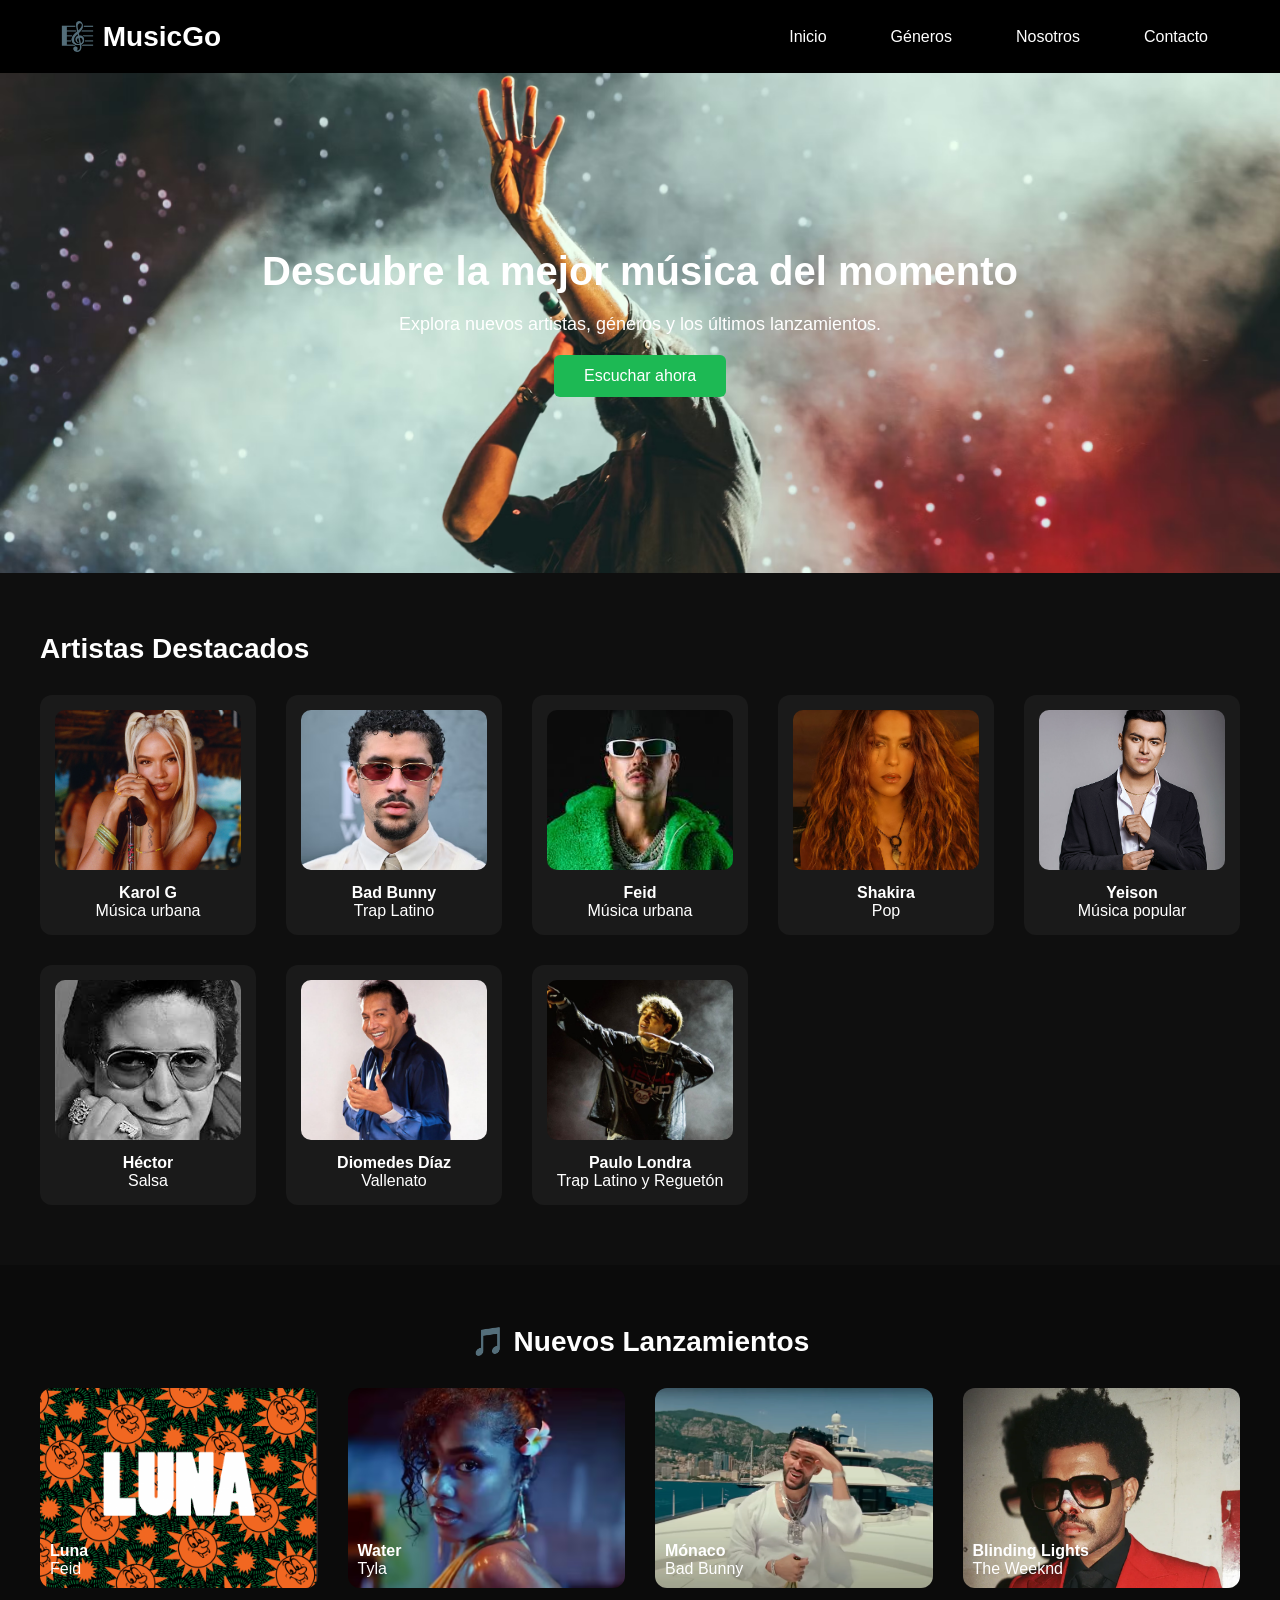
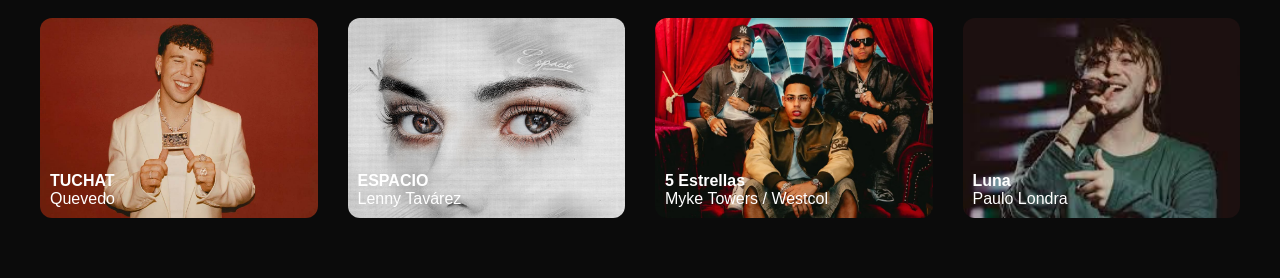
<file: index.html>
<!DOCTYPE html>
<html lang="es">
<head>
    <meta charset="UTF-8">
    <meta name="viewport" content="width=device-width, initial-scale=1.0">
    <link rel="stylesheet" href="css/style.css">
    <title>MusicGo</title>
</head>

<body>

<header>
    <h1>🎼 MusicGo</h1>

    <ul class="nav-links">
        <li><a href="index.html">Inicio</a></li>
        <li><a href="generos.html">Géneros</a></li>
        <li><a href="nosotros.html">Nosotros</a></li>
        <li><a href="contacto.html">Contacto</a></li>
    </ul>
</header>

<section class="hero">
    <h2>Descubre la mejor música del momento</h2>
    <p>Explora nuevos artistas, géneros y los últimos lanzamientos.</p>
    <button>Escuchar ahora</button>
</section>

<section class="artistas">
    <h2>Artistas Destacados</h2>

    <div class="cards" id="cards">

        <div class="card">
            <img src="img/karolg.jpg">
            <h4>Karol G</h4>
            <p>Música urbana</p>
        </div>

        <div class="card">
            <img src="img/badbunny.avif">
            <h4>Bad Bunny</h4>
            <p>Trap Latino</p>
        </div>

        <div class="card">
            <img src="img/feid.jpg">
            <h4>Feid</h4>
            <p>Música urbana</p>
        </div>

        <div class="card">
            <img src="img/shakira.jpg">
            <h4>Shakira</h4>
            <p>Pop</p>
        </div>

        <div class="card">
            <img src="img/yeison.jpg">
            <h4>Yeison</h4>
            <p>Música popular</p>
        </div>

        <div class="card">
            <img src="img/hector.jpg">
            <h4>Héctor</h4>
            <p>Salsa</p>
        </div>

        <div class="card">
            <img src="img/Diomedes Días.jpg">
            <h4>Diomedes Díaz</h4>
            <p>Vallenato</p>
        </div>

        <div class="card">
            <img src="img/paulo.jpg">
            <h4>Paulo Londra</h4>
            <p>Trap Latino y Reguetón</p>
        </div>

    </div>
</section>

<section class="lanzamientos">

<h2 class="titulo-seccion">🎵 Nuevos Lanzamientos</h2>

<div class="lanzamientos-grid">

<div class="lanzamiento-card">
<img src="img/luna.png">

<div class="info">
<h4>Luna</h4>
<p>Feid</p>
</div>

<div class="overlay">
<p><strong>Álbum:</strong> Ferxxocalipsis</p>
<p><strong>Año:</strong> 2023</p>
<p><strong>Duración:</strong> 3:52</p>
<p><strong>Género:</strong> Reggaetón</p>
</div>

<button class="play">▶</button>
</div>


<div class="lanzamiento-card">
<img src="img/water.avif">

<div class="info">
<h4>Water</h4>
<p>Tyla</p>
</div>

<div class="overlay">
<p><strong>Álbum:</strong> Tyla</p>
<p><strong>Año:</strong> 2023</p>
<p><strong>Duración:</strong> 3:20</p>
<p><strong>Género:</strong> Pop / Afrobeat</p>
</div>

<button class="play">▶</button>
</div>


<div class="lanzamiento-card">
<img src="img/monaco.webp">

<div class="info">
<h4>Mónaco</h4>
<p>Bad Bunny</p>
</div>

<div class="overlay">
<p><strong>Álbum:</strong> Nadie Sabe Lo Que Va a Pasar Mañana</p>
<p><strong>Año:</strong> 2023</p>
<p><strong>Duración:</strong> 4:27</p>
<p><strong>Género:</strong> Trap Latino</p>
</div>

<button class="play">▶</button>
</div>


<div class="lanzamiento-card">
<img src="img/BlindingLights.webp">

<div class="info">
<h4>Blinding Lights</h4>
<p>The Weeknd</p>
</div>

<div class="overlay">
<p><strong>Álbum:</strong> After Hours</p>
<p><strong>Año:</strong> 2019</p>
<p><strong>Duración:</strong> 3:20</p>
<p><strong>Género:</strong> Synth Pop</p>
</div>

<button class="play">▶</button>
</div>


<div class="lanzamiento-card">
<img src="img/Quevedo.jpg">

<div class="info">
<h4>TUCHAT</h4>
<p>Quevedo</p>
</div>

<div class="overlay">
<p><strong>Año:</strong> 2024</p>
<p><strong>Duración:</strong> 3:05</p>
<p><strong>Género:</strong> Reggaetón</p>
</div>

<button class="play">▶</button>
</div>


<div class="lanzamiento-card">
<img src="img/espacio.jpg">

<div class="info">
<h4>ESPACIO</h4>
<p>Lenny Tavárez</p>
</div>

<div class="overlay">
<p><strong>Año:</strong> 2023</p>
<p><strong>Duración:</strong> 3:30</p>
<p><strong>Género:</strong> Reggaetón</p>
</div>

<button class="play">▶</button>
</div>


<div class="lanzamiento-card">
<img src="img/5 Estrellas.webp">

<div class="info">
<h4>5 Estrellas</h4>
<p>Myke Towers / Westcol</p>
</div>

<div class="overlay">
<p><strong>Año:</strong> 2024</p>
<p><strong>Duración:</strong> 3:18</p>
<p><strong>Género:</strong> Trap Latino</p>
</div>

<button class="play">▶</button>
</div>


<div class="lanzamiento-card">
<img src="img/luna.jpg">

<div class="info">
<h4>Luna</h4>
<p>Paulo Londra</p>
</div>

<div class="overlay">
<p><strong>Año:</strong> 2022</p>
<p><strong>Duración:</strong> 3:14</p>
<p><strong>Género:</strong> Trap Latino</p>
</div>

<button class="play">▶</button>
</div>

</div>
</section>

</body>
</html>
</file>
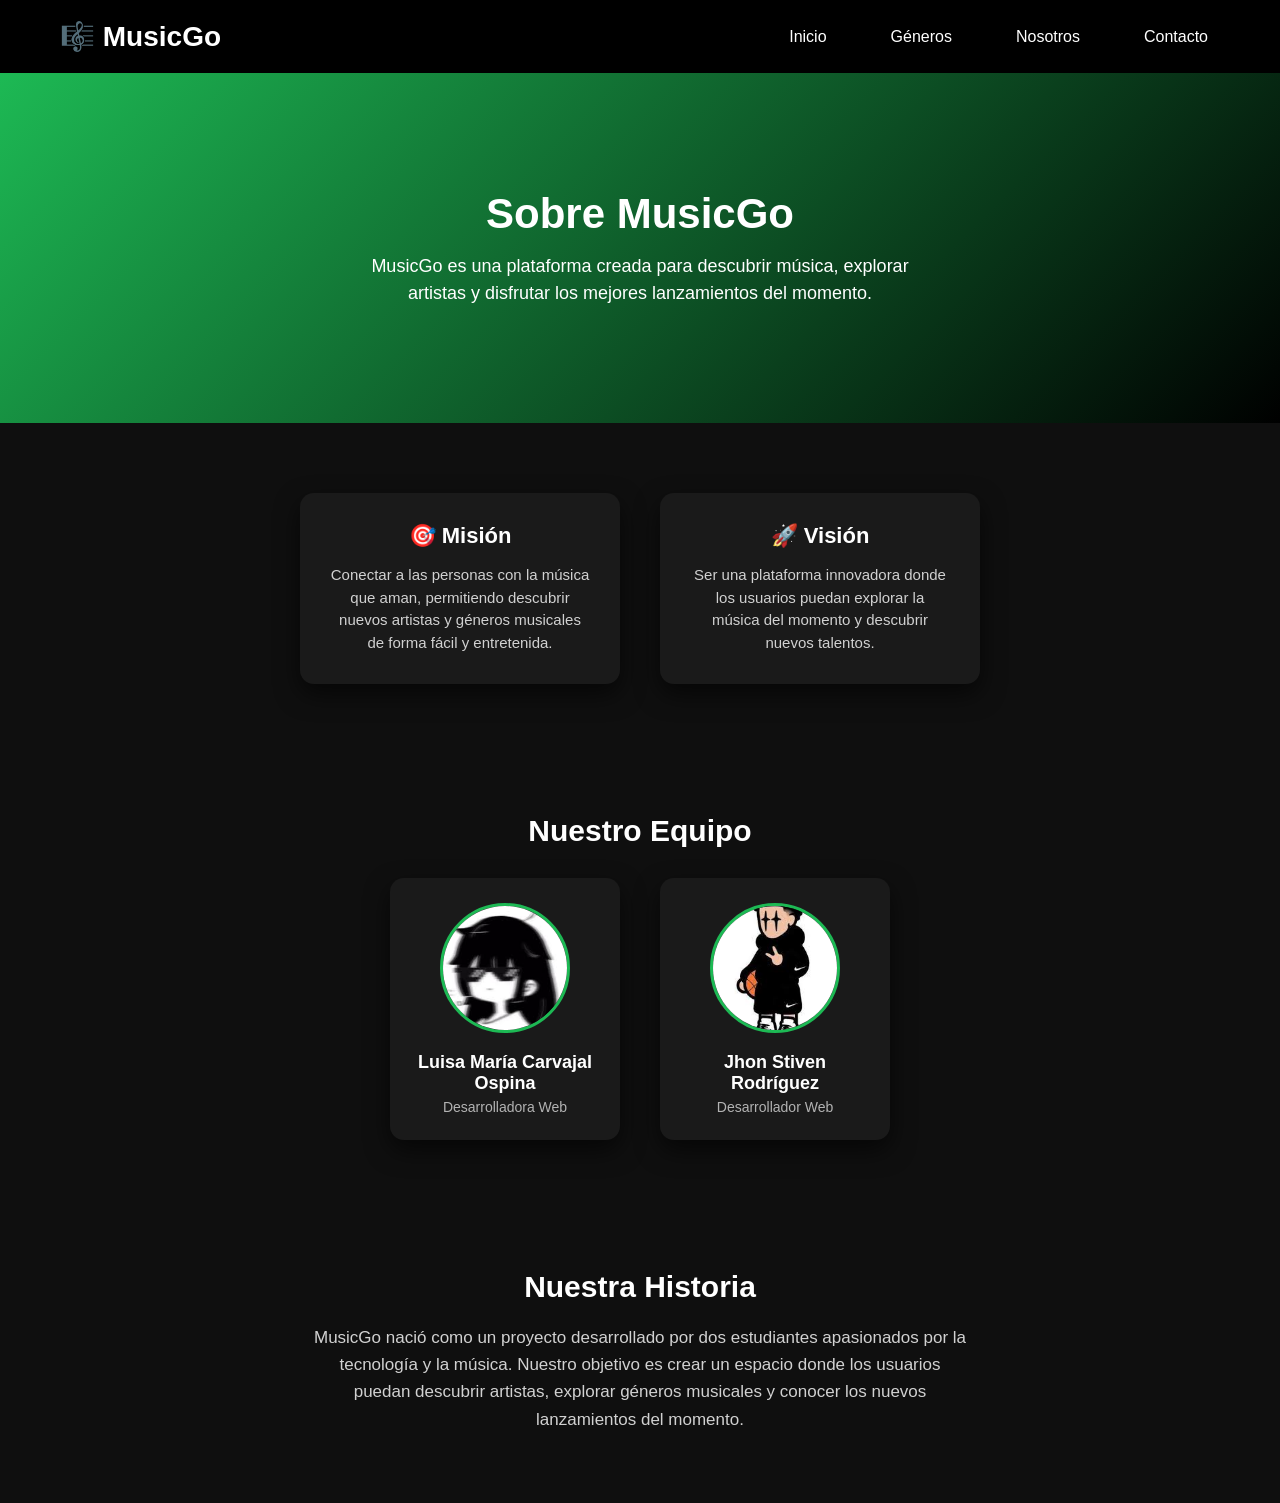
<file: nosotros.html>
<!DOCTYPE html>
<html lang="es">
            <head>
            <meta charset="UTF-8">
            <meta name="viewport" content="width=device-width, initial-scale=1.0">
            <link rel="stylesheet" href="css/nosotros.css">
            <title>Nosotros | MusicGo</title>
            </head>
        <body>

                <header>
                <h1>🎼 MusicGo</h1>
                <ul class="nav-links">
                    <li><a href="index.html">Inicio</a></li>
                    <li><a href="generos.html">Géneros</a></li>
                    <li><a href="nosotros.html">Nosotros</a></li>
                    <li><a href="contacto.html">Contacto</a></li>
                </ul>
                </header>
        <!-- HERO -->
                <section class="hero-nosotros">
                    <h2>Sobre MusicGo</h2>
                    <p>
                    MusicGo es una plataforma creada para descubrir música, explorar artistas
                    y disfrutar los mejores lanzamientos del momento.
                    </p>
                </section>
            <!-- MISION Y VISION -->
                <section class="mision-vision">
                <div class="mv-card">
                    <h3>🎯 Misión</h3>
                <p>
                    Conectar a las personas con la música que aman, permitiendo descubrir
                    nuevos artistas y géneros musicales de forma fácil y entretenida.
                </p>
                </div>
                <div class="mv-card">
                    <h3>🚀 Visión</h3>
                <p>
                    Ser una plataforma innovadora donde los usuarios puedan explorar
                    la música del momento y descubrir nuevos talentos.
                </p>
                </div>
                </section>
            <!-- EQUIPO -->
                <section class="equipo">
                <h2>Nuestro Equipo</h2>
                    <div class="equipo-grid">
                <div class="equipo-card">
                    <img src="img/l.jpg" alt="Luisa María Carvajal Ospina">
                    <h4>Luisa María Carvajal Ospina</h4>
                    <p>Desarrolladora Web</p>
                </div>
                <div class="equipo-card">
                    <img src="img/s.jpg" alt="Jhon Stiven Rodriguez">
                    <h4>Jhon Stiven Rodríguez</h4>
                    <p>Desarrollador Web</p>
                </div>
                </div>

            </section>

        <!-- HISTORIA -->

            <section class="historia">

            <h2>Nuestra Historia</h2>

                <p>
                MusicGo nació como un proyecto desarrollado por dos estudiantes apasionados
                por la tecnología y la música. Nuestro objetivo es crear un espacio donde
                los usuarios puedan descubrir artistas, explorar géneros musicales y
                conocer los nuevos lanzamientos del momento.
                </p>
</section>
</body>
</html>
</file>
<file: css/style.css>
*{
margin:0;
padding:0;
box-sizing:border-box;
font-family:Arial, Helvetica, sans-serif;
}

body{
background:#0f0f0f;
color:white;
overflow-x:hidden;
}

/* HEADER */

header{
display:flex;
justify-content:space-between;
align-items:center;
padding:20px 60px;
background:black;
position:sticky;
top:0;
z-index:100;
}

header h1{
font-size:28px;
}

/* MENU */

.nav-links{
list-style:none;
display:flex;
gap:40px;
flex-wrap:wrap;
}

.nav-links a{
text-decoration:none;
color:white;
font-size:16px;
transition:0.3s;
padding:8px 12px;
border-radius:6px;
}

.nav-links a:hover{
background:#1db954;
}

/* HERO */

.hero{
background-image:url("../img/fondo.avif");
background-size:cover;
background-position:center;
min-height:500px;
display:flex;
flex-direction:column;
justify-content:center;
align-items:center;
text-align:center;
padding:40px 20px;
}

.hero h2{
font-size:40px;
margin-bottom:20px;
}

.hero p{
font-size:18px;
margin-bottom:20px;
max-width:600px;
}

button{
background:#1db954;
border:none;
padding:12px 30px;
font-size:16px;
color:white;
border-radius:6px;
cursor:pointer;
transition:0.3s;
}

button:hover{
background:#000;
transform:scale(1.05);
}

/* SECCIONES */

section{
padding:60px 40px;
max-width:1300px;
margin:auto;
}

section h2{
margin-bottom:30px;
font-size:28px;
}

/* ARTISTAS */

.cards{
display:grid;
grid-template-columns:repeat(auto-fit,minmax(180px,1fr));
gap:30px;
}

.card{
background:#1a1a1a;
padding:15px;
border-radius:12px;
text-align:center;
transition:0.3s;
cursor:pointer;
}

.card img{
width:100%;
height:160px;
object-fit:cover;
border-radius:10px;
margin-bottom:10px;
}

.card:hover{
transform:translateY(-10px);
background:#222;
}

/* LANZAMIENTOS */

.lanzamientos{
background:#0b0b0b;
}

.titulo-seccion{
font-size:28px;
margin-bottom:30px;
text-align:center;
}

.lanzamientos-grid{
display:grid;
grid-template-columns:repeat(auto-fit,minmax(260px,1fr));
gap:30px;
}

.lanzamiento-card{
position: relative;
border-radius: 12px;
overflow: hidden;
cursor: pointer;
transition: transform 0.3s ease, box-shadow 0.3s ease;
}

.lanzamiento-card img{
width: 100%;
height: 200px;
object-fit: cover;
display: block;
transition: transform 0.4s ease;
}


.info{
position: absolute;
bottom: 10px;
left: 10px;
color: white;
}

.overlay{
position: absolute;
top: 0;
left: 0;
width: 100%;
height: 100%;
background: rgba(0,0,0,0.8);
color: white;
padding: 20px;
opacity: 0;
transform: translateY(20px);
transition: all 0.3s ease;
}

.lanzamiento-card:hover{
transform: translateY(-8px) scale(1.05);
box-shadow: 0px 10px 25px rgba(0,0,0,0.6);
}

.lanzamiento-card:hover .overlay{
opacity: 1;
transform: translateY(0);
}

.play{
position: absolute;
bottom: 15px;
right: 15px;
background: #1db954;
border: none;
border-radius: 50%;
width: 45px;
height: 45px;
color: white;
font-size: 18px;
cursor: pointer;
opacity: 0;
transform: scale(0.5);
transition: all 0.3s ease;
}
.lanzamiento-card:hover img{
transform: scale(1.1);
}
.lanzamiento-card:hover .overlay{
transform:translateY(0);
}

.lanzamiento-card:hover .play{
opacity:1;
transform:scale(1);
}

/* GENEROS */

.generos{
background:#0b0b0b;
}

.generos-grid{
display:grid;
grid-template-columns:repeat(auto-fit,minmax(180px,1fr));
gap:25px;
}

.genero-card{
height:120px;
border-radius:15px;
display:flex;
align-items:center;
justify-content:center;
font-size:20px;
font-weight:bold;
cursor:pointer;
transition:0.3s;
color:white;
}

.reggaeton{
background:#832c2c;
}

.pop{
background:#a53680;
}

.rock{
background:#ff9900;
}

.electronica{
background:#3399ff;
}

.genero-card:hover{
transform:scale(1.08);
box-shadow:0 10px 25px rgba(0,0,0,0.6);
}

/* LAPTOP */

@media (max-width:1200px){

header{
padding:20px 40px;
}

.hero h2{
font-size:34px;
}

}

/* TABLET */

@media (max-width:900px){

header{
flex-direction:column;
gap:15px;
}

.nav-links{
justify-content:center;
gap:20px;
}

.hero h2{
font-size:30px;
}

section{
padding:50px 25px;
}

}

/* MOVIL */

@media (max-width:600px){

.hero{
min-height:420px;
}

.hero h2{
font-size:26px;
}

.hero p{
font-size:15px;
}

button{
padding:10px 22px;
font-size:14px;
}

section{
padding:40px 20px;
}

}

/* MOVIL PEQUEÑO */

@media (max-width:400px){

.nav-links a{
font-size:14px;
}

.hero h2{
font-size:22px;
}

}
</file>
<file: css/nosotros.css>
*{
margin:0;
padding:0;
box-sizing:border-box;
font-family:Arial, Helvetica, sans-serif;
}

body{
background:#0f0f0f;
color:white;
}

header{
display:flex;
justify-content:space-between;
align-items:center;
padding:20px 60px;
background:black;
position:sticky;
top:0;
}

header h1{
font-size:28px;
}

.nav-links{
list-style:none;
display:flex;
gap:40px;
}

.nav-links li{
list-style:none;
}

.nav-links a{
text-decoration:none;
color:white;
font-size:16px;
transition:0.3s;
padding:8px 12px;
border-radius:6px;
}

.nav-links a:hover{
background:#1db954;
}

.hero-nosotros{
height:350px;
display:flex;
flex-direction:column;
justify-content:center;
align-items:center;
text-align:center;
background:linear-gradient(135deg,#1db954,#000);
padding:40px;
color:white;
}

.hero-nosotros h2{
font-size:42px;
margin-bottom:15px;
}

.hero-nosotros p{
max-width:600px;
font-size:18px;
line-height:1.5;
}

.mision-vision{
display:flex;
justify-content:center;
gap:40px;
padding:70px;
flex-wrap:wrap;
}

.mv-card{
background:#1a1a1a;
padding:30px;
border-radius:14px;
width:320px;
text-align:center;
transition:0.3s;
box-shadow:0 10px 25px rgba(0,0,0,0.6);
}

.mv-card h3{
margin-bottom:15px;
font-size:22px;
}

.mv-card p{
font-size:15px;
line-height:1.5;
color:#d1d1d1;
}

.mv-card:hover{
transform:translateY(-10px);
background:#222;
}

.equipo{
padding:60px;
text-align:center;
}

.equipo h2{
font-size:30px;
margin-bottom:30px;
}

.equipo-grid{
display:flex;
justify-content:center;
gap:40px;
flex-wrap:wrap;
}

.equipo-card{
background:#1a1a1a;
padding:25px;
border-radius:14px;
width:230px;
transition:0.3s;
box-shadow:0 10px 25px rgba(0,0,0,0.6);
}

.equipo-card img{
width:130px;
height:130px;
border-radius:50%;
object-fit:cover;
margin-bottom:15px;
border:3px solid #1db954;
}

.equipo-card h4{
margin-bottom:5px;
font-size:18px;
}

.equipo-card p{
color:#b3b3b3;
font-size:14px;
}

.equipo-card:hover{
transform:scale(1.07);
background:#222;
}

.historia{
padding:70px;
text-align:center;
max-width:800px;
margin:auto;
}

.historia h2{
font-size:30px;
margin-bottom:20px;
}

.historia p{
font-size:17px;
line-height:1.6;
color:#d1d1d1;
}
/*Responsive*/
@media (max-width:1024px){
.nav-links{
list-style:none;
display:flex;
gap:20px;
flex-wrap:wrap;
justify-content:center;
}
.nav-links a{
text-decoration:none;
color:white;
font-size:16px;
padding:8px 12px;
border-radius:6px;
transition:0.3s;
}
.nav-links a:hover{
background:#1db954;
}
.mision-vision{
flex-direction:column;
align-items:center;
}
.equipo-grid{
justify-content:center;
}
}

@media (max-width:768px){

header{
flex-direction:column;
gap:10px;
text-align:center;
}
.nav-links{
flex-direction:row;
gap:10px;
flex-wrap:wrap;
justify-content:center;
} 
.hero-nosotros{
padding:60px 20px;
}
.hero-nosotros h2{
font-size:30px;
}
.historia{
padding:40px 20px;
}
.mision-vision{
padding:40px 20px;
}
.mv-card{
width:100%;
max-width:320px;
}
.equipo-grid{
flex-direction:column;
align-items:center;
}
}

@media (max-width:480px){
.nav-links{
font-size:14px;
gap:8px;
}
.hero-nosotros h2{
font-size:26px;
}
.historia p{
font-size:15px;
}
.mv-card{
padding:20px;
}
.equipo-card{
width:90%;
}
}
</file>
